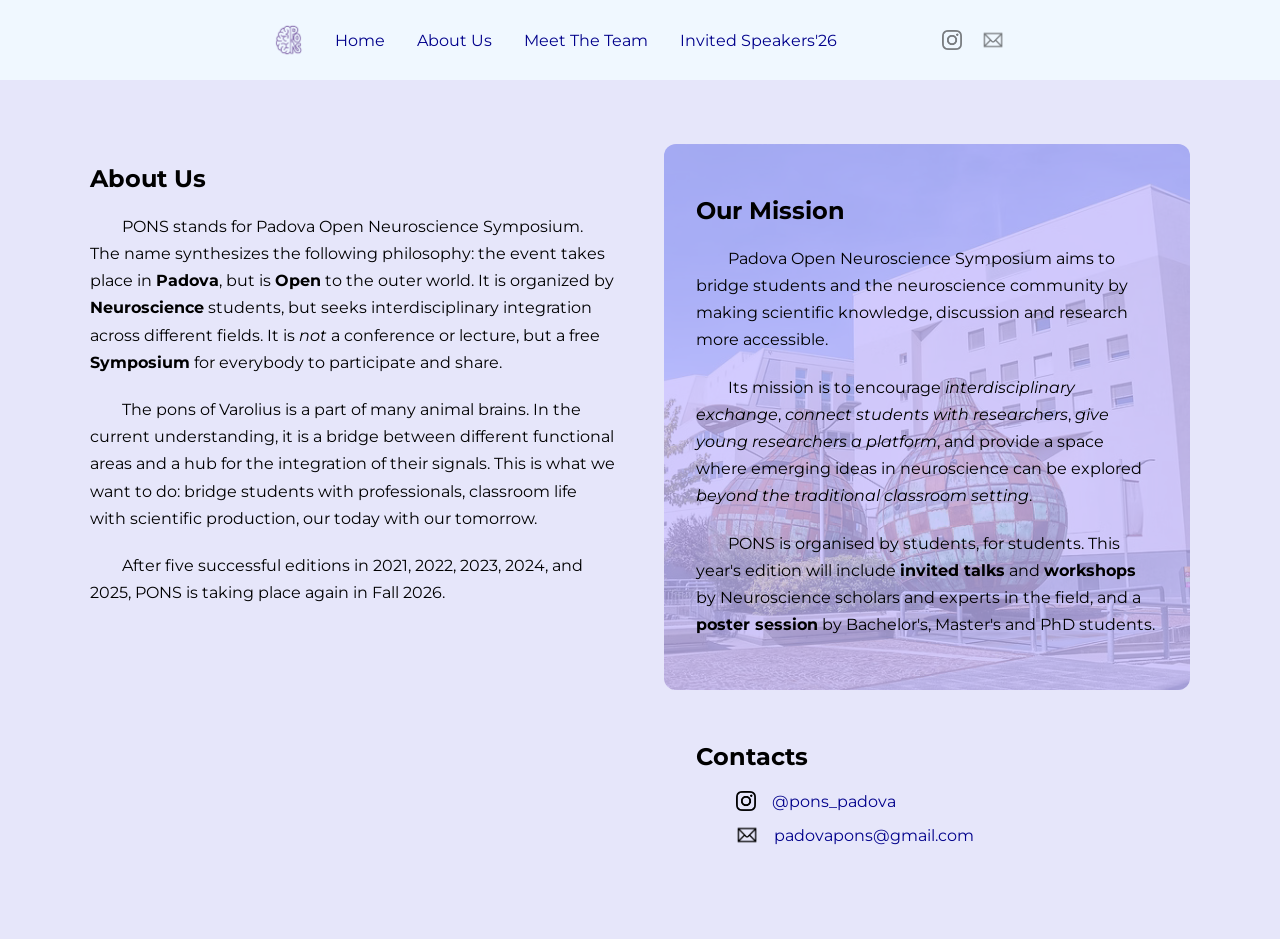
<file: about.html>
<!DOCTYPE html>
<html lang="en">
<head>
	<meta charset="UTF-8">
	<meta name="viewport" content="width=device-width, initial-scale=1.0">
	<link rel="stylesheet" href="css/main.css">
	<link rel="stylesheet" href="css/about.css">
	<title>About Us | PONS Padova</title>
</head>
<body>
	<menu>
		<ul>
			<li class="menu-logo">
				<a href="main.html">
					<img class="hover-reveal" src="images/ponslogotransparent_bare.png" alt="PONS home">
				</a>
			</li>
			<li><a href="main.html">Home</a></li>
			<li><a href="about.html">About Us</a></li>
			<li><a href="team.html">Meet The Team</a></li>
			<li><a href="speakers26.html">Invited Speakers'26</a></li>
			<li>
				<div class="dropdown">
					<a href="more.html">More</a>
					<div class="dropdown-content">
						<ul class="dropdown-list">
							<li><a href="calls.html">Open Calls</a></li>
							<li><a href="pastpons.html">Past Editions</a></li>
							<li><a href="financialstatement.html">Financial Statement</a></li>
						</ul>
					</div>
				</div>
			</li>
			<li class="instagram-logo">
				<a href="https://www.instagram.com/pons_padova/">
					<img class="hover-reveal" src="images/instagram_logo.png" alt="Instagram">
				</a>
			</li>
			<li class="email-logo">
				<a href="mailto:padovapons@gmail.com">
					<img class="hover-reveal" src="images/email.png" alt="Email PONS">
				</a>
			</li>
		</ul>
	</menu>

<main class="page-content">
	<div id="about-us">
		<h2>About Us</h2>
		<p>PONS stands for Padova Open Neuroscience Symposium. 
			The name synthesizes the following philosophy: the event takes place in <strong>Padova</strong>, but is <strong>Open</strong> to the outer world.
			It is organized by <strong>Neuroscience</strong> students, but seeks interdisciplinary integration across different fields. 
				It is <i>not</i> a conference or lecture, but a free <strong>Symposium</strong> for everybody to participate and 
				share.
        </p>

        <p>
            The pons of Varolius is a part of many animal brains. 
            In the current understanding, it is a bridge between different functional areas and a 
            hub for the integration of their signals. This is what we want to do: bridge students with 
            professionals, classroom life with scientific production, our today with our tomorrow.
        </p>

        <p>After five successful editions in 2021, 2022, 2023, 2024, and 2025, PONS is taking place again 
            in Fall 2026.
        </p>
    </div>
	<div class="mission-column">
		<div id="mission">
			<h2>Our Mission</h2>
			<p>Padova Open Neuroscience Symposium aims to bridge students and the neuroscience community by making scientific knowledge, 
				discussion and research more accessible.</p>
			<p>Its mission is to encourage <i>interdisciplinary exchange</i>, <i>connect students with researchers</i>, 
				<i>give young researchers a platform</i>, and provide a space where emerging ideas in neuroscience can be explored <i>beyond 
				the traditional classroom setting</i>.</p>
			<p>PONS is organised by students, for students. This year's edition will include <b>invited talks</b> 
			and <b>workshops</b> by Neuroscience scholars and experts in the field, and a <b>poster session</b> 
			by Bachelor's, Master's and PhD students.</p>
		</div>

		<div id="contacts">
			<h2>Contacts</h2>
			<ul>
				<li><a href="https://www.instagram.com/pons_padova/"><img src="images/instagram_logo.png" alt="Instagram"><span id="instagram-handle">@pons_padova</span></a></li>
				<li><a href="mailto:padovapons@gmail.com"><img src="images/email.png" alt="Email">padovapons@gmail.com</a></li>
			</ul>
		</div>
    </div>



	</main>
</body>
</html>
</file>
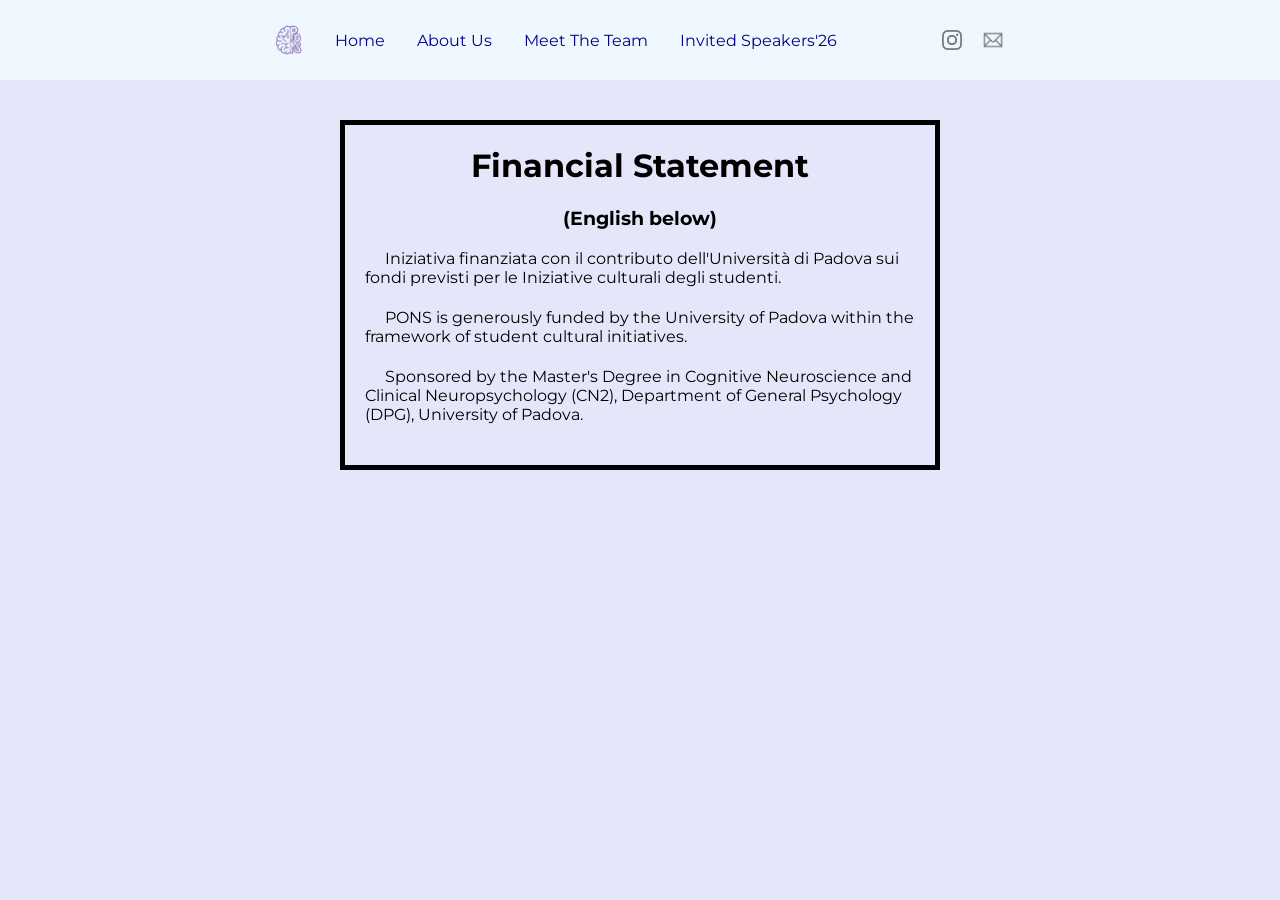
<file: financialstatement.html>
<!DOCTYPE html>
<html lang="en">
<head>
    <meta charset="UTF-8">
    <meta name="viewport" content="width=device-width, initial-scale=1.0">
    <link rel="stylesheet" href="css/main.css">
    <title>Document</title>
    <style>
        p{
            text-indent: 20px;
            padding: 0px 20px 5px 20px;
        }
    </style>
</head>
<body>
        <menu>
        <ul>
            <li class="menu-logo">
                <a href="main.html">
                    <img class="hover-reveal" src="images/ponslogotransparent_bare.png" alt="PONS home">
                </a>
            </li>
            <li><a href="main.html">Home</a></li>
            <li><a href="about.html">About Us</a></li>
            <li><a href="team.html">Meet The Team</a></li>
            <li><a href="speakers26.html">Invited Speakers'26</a></li>
            <li>
                <div class="dropdown">  <a href="more.html">More</a>
                    <div class="dropdown-content">
                       <ul class="dropdown-list">
                            <li> <a href="calls.html">Open Calls</a></li>
                            <li> <a href="pastpons.html">Past Editions</a></li>
                            <li> <a href="financialstatement.html">Financial Statement</a></li>
                        </ul>
                    </div>
                </div>
            </li>
            <li class="instagram-logo">
                <a href="https://www.instagram.com/pons_padova/">
                    <img class="hover-reveal" src="images/instagram_logo.png" alt="Instagram">
                </a>
            </li>
            <li class="email-logo">
                <a href="mailto:padovapons@gmail.com">
                    <img class="hover-reveal" src="images/email.png" alt="Email PONS">
                </a>
            </li>


            
        </ul>

    </menu>

    <main>
        <div style = "width:600px; height: 350px; border: 5px solid black;margin: 40px auto; text-align: left;">
            <h1 style="text-align:center">Financial Statement</h1>
            <h3 style="text-align:center">(English below)</h3>
            <p>Iniziativa finanziata con il contributo dell'Università di Padova sui fondi previsti per le Iniziative culturali degli studenti.
            </p>
            <p>PONS is generously funded by the University of Padova within the framework of student cultural initiatives.
            </p>
            <p>Sponsored by the Master's Degree in Cognitive Neuroscience and Clinical Neuropsychology (CN2), Department of General Psychology (DPG), University of Padova.
            </p>
​


        </div>



    </main>



</body>
</html>
</file>
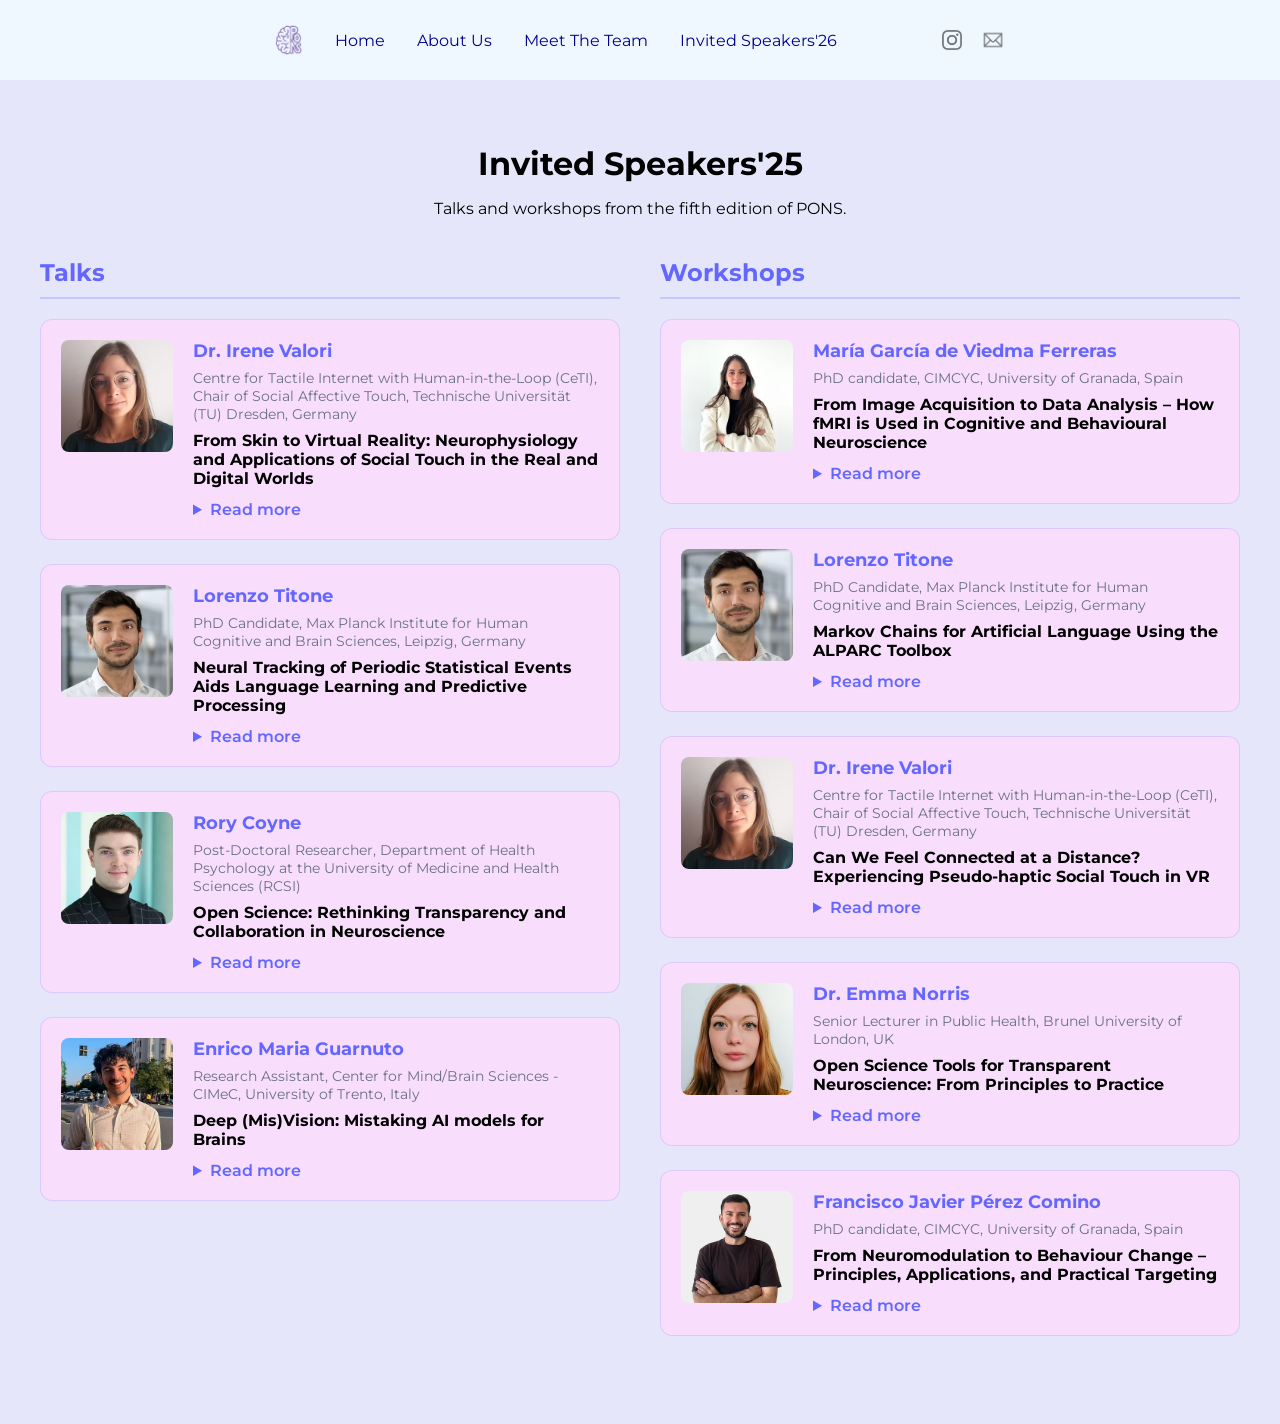
<file: speakers25.html>
<!DOCTYPE html>
<html lang="en">
<head>
    <meta charset="UTF-8">
    <meta name="viewport" content="width=device-width, initial-scale=1.0">
    <link rel="stylesheet" href="css/main.css">
    <link rel="stylesheet" href="css/speakers25.css">
    <title>Invited Speakers'25 | PONS Padova</title>
</head>
<body>
    <menu>
        <ul>
            <li class="menu-logo">
                <a href="main.html">
                    <img class="hover-reveal" src="images/ponslogotransparent_bare.png" alt="PONS home">
                </a>
            </li>
            <li><a href="main.html">Home</a></li>
            <li><a href="about.html">About Us</a></li>
            <li><a href="team.html">Meet The Team</a></li>
            <li><a href="speakers26.html">Invited Speakers'26</a></li>
            <li>
                <div class="dropdown">
                    <a href="more.html">More</a>
                    <div class="dropdown-content">
                        <ul class="dropdown-list">
                            <li><a href="calls.html">Open Calls</a></li>
                            <li><a href="pastpons.html">Past Editions</a></li>
                            <li><a href="financialstatement.html">Financial Statement</a></li>
                        </ul>
                    </div>
                </div>
            </li>
            <li class="instagram-logo">
                <a href="https://www.instagram.com/pons_padova/">
                    <img class="hover-reveal" src="images/instagram_logo.png" alt="Instagram">
                </a>
            </li>
            <li class="email-logo">
                <a href="mailto:padovapons@gmail.com">
                    <img class="hover-reveal" src="images/email.png" alt="Email PONS">
                </a>
            </li>
        </ul>
    </menu>

    <main class="speakers-page">
        <header class="speakers-header">
            <h1>Invited Speakers'25</h1>
            <p>Talks and workshops from the fifth edition of PONS.</p>
        </header>

        <div class="speaker-columns">
            <section class="speaker-column" aria-labelledby="talks-heading">
                <h2 id="talks-heading">Talks</h2>

                <article class="speaker-card">
                    <img class="participant-image" src="images/Irene%20Valori_JPG%20(1).avif" alt="Portrait of Dr. Irene Valori">
                    <div class="participant-details">
                        <h3>Dr. Irene Valori</h3>
                        <p class="participant-position">Centre for Tactile Internet with Human-in-the-Loop (CeTI), 
                            Chair of Social Affective Touch, Technische Universität (TU) Dresden, Germany</p>
                        <h4>From Skin to Virtual Reality: Neurophysiology and Applications of Social Touch in the Real and Digital Worlds​</h4>
                        <details>
                            <summary>Read more</summary>
                            <div class="abstract">
                                <p>Touch is the earliest sense to develop and serves as the most direct means of connecting the bodily self with the external world, including objects and social partners. Skin properties and neurophysiological mechanisms delineate two distinct touch systems: discriminative touch, which processes stimulus features, and affective touch, which is tuned to interoceptive and emotional experiences. In this presentation, I will explore the definitions and neurophysiological underpinnings of social affective touch. I will also review developmental research highlighting the role of social touch from infancy through adulthood, emphasizing its applications in self-regulation and stress management interventions.</p>
                                <p>Furthermore, I will examine the current lack of social touch within technology-mediated interactions and discuss innovative approaches to reintegrate touch into digital communication. This includes an overview of various technical strategies—from haptic devices to pseudohaptic techniques—and presentation of recent data on their physiological effects within Virtual Reality environments. Finally, I will discuss the challenges, opportunities, and future directions for advancing mediated social touch, aiming to enhance emotional connection and well-being in increasingly digital context.</p>
                                <div class="references"><h5>References</h5>
                                    <ol>
                                        <li>Fairhurst, M., & Valori, I. 2023. A functional framework for multisensory and
                                        interactive mediated social touch experiences. In Proceedings of the 2023 ACM International 
                                        Conference on Interactive Media Experiences Workshops (IMXw '23). Association for Computing Machinery, New York, NY, USA, 46–51. https://doi.org/10.1145/3604321.3604349</li>
                                        <li>Desnoyers-Stewart, J., Stepanova, E. R., Liu, P., Kitson, A., Pennefather, P. P., Ryzhov, V., & Riecke, B. E. (2023, April). Embodied telepresent connection (ETC): Exploring virtual social touch through pseudohaptics. In Extended abstracts of the 2023 CHI conference on human factors in computing systems (pp. 1-7).</li>
                                    </ol>
                                
                                </div>
                                
                            </div>
                        </details>
                    </div>
                </article>

                <article class="speaker-card">
                    <img class="participant-image" src="images/Lorenzo-Titone_4th_jpg_%20(1).avif" alt="Portrait of Lorenzo Titone">
                    <div class="participant-details">
                        <h3>Lorenzo Titone</h3>
                        <p class="participant-position">PhD Candidate, Max Planck Institute for Human Cognitive and Brain Sciences, Leipzig, Germany</p>
                        <h4>Neural Tracking of Periodic Statistical Events Aids Language Learning and Predictive Processing</h4>
                        <details>
                            <summary>Read more</summary>
                            <div class="abstract">
                                <p>Our auditory environment is teeming with stimuli unfolding rhythmically over time. Low-frequency brain activity can synchronize to both acoustic and statistical rhythms contained in everyday auditory stimuli, such as speech. Yet, it is unknown how our brains can integrate these two types of information and use it to anticipate the timing and content of forthcoming events. In this talk, I will present two studies on the neural dynamics associated with rhythmic auditory processing. First, I will show results from an MEG study dissociating the neural sources that extract and integrate acoustic and statistical patterns in artificial speech sequences to enable pseudoword learning. Then, I will present new results from an EEG study showing that encoding periodic statistical structures in speech elicits downstream predictions about the timing and content of upcoming targets. Interestingly, we find that “when” and “what” predictions interact, pointing to their interdependence. These studies help to characterize the brain networks involved in tracking and integrating multiple types of rhythmic information structures, leading to behavioral learning, and to predictive brain dynamics that facilitate processing of expected targets at expected moments in time.</p>
                            </div>
                        </details>
                    </div>
                </article>

                <article class="speaker-card">
                    <img class="participant-image" src="images/Rory_2nd%20_edited.avif" alt="Portrait of Rory Coyne">
                    <div class="participant-details">
                        <h3>Rory Coyne</h3>
                        <p class="participant-position">Post-Doctoral Researcher, Department of Health Psychology at the University of Medicine and Health Sciences (RCSI)</p>
                        <h4>Open Science: Rethinking Transparency and Collaboration in Neuroscience​</h4>
                        <details>
                            <summary>Read more</summary>
                            <div class="abstract">
                                <p>Maximising the societal impact of scientific research requires effective co-production between researchers and knowledge users. However, transparency and collaboration in science are often stymied by paywalled resources, fragmented data sharing infrastructures, and misaligned reward systems. Moreover, conducting research in a “publish or perish” landscape fuels the proliferation of questionable research practices. This talk will provide an introduction to Open Science as a tool for promoting shared infrastructure, transparent pipelines and democratised knowledge. The talk will also examine how Open Science challenges traditional incentive structures within academic science, as well as the benchmarks for credible research conduct. In order to realise the potential of Open Science, we must look beyond simply “sharing more” and instead ask ourselves how the architecture of scientific collaboration must change. Failing to do risks perpetuating the very hierarchies that Open Science seeks to dismantle..</p>
                            </div>
                        </details>
                    </div>
                </article>

                <article class="speaker-card">
                    <img class="participant-image" src="images/Enrico_3rd.avif" alt="Portrait of Enrico Maria Guarnuto">
                    <div class="participant-details">
                        <h3>Enrico Maria Guarnuto​</h3>
                        <p class="participant-position">Research Assistant, Center for Mind/Brain Sciences - CIMeC, University of Trento, Italy</p>
                        <h4>Deep (Mis)Vision: Mistaking AI models for Brains</h4>
                        <details>
                            <summary>Read more</summary>
                            <div class="abstract">
                                <p>Deep Neural Networks (DNNs) completely revolutionized the field of computer vision, and they are considered the state-of-the-art models for biological vision. Their behavioral resemblance to humans in object recognition tasks, however, risks being misinterpreted as theoretical adequacy. As Marr’s levels of analysis remind us, there is a critical difference between a system that functions and one that is understood. In this context, DNNs may represent a modern instance of a familiar epistemic error: confusing a system that works with one we actually understand.</p>
                                <p>Collecting data from psychophysics, neuroimaging, and computational modelling, it is possible to highlight the ways DNNs resemble and differ from human visual behavior. Even though some networks replicate the ventral visual cortex's representational architecture and perform recognition tasks with similar accuracy, their internal computations remain opaque, insensitive to behavioral goals, and fragile to perturbations. Given these assumptions, statistical optimization, not mechanical explanation, is the best candidate for their success.</p>
                                <p>By combining theoretical and behavioral viewpoints, it can be argued that in order for models of vision to be effective, they must first describe why perceptual systems accomplish specific tasks rather than just how they convert inputs into outputs. Although DNNs are very useful for generating hypotheses and conducting exploratory research, they should not be confused with models of human vision. Recognizing this distinction allows us to re-center behavioral analysis as the foundation for linking neural and computational levels.</p>
                                <p>Deep (Mis)Vision thus highlights a growing methodological bias: the temptation to treat deep learning’s performance as evidence of deep understanding.</p>
                            </div>
                        </details>
                    </div>
                </article>
            </section>

            <section class="speaker-column" aria-labelledby="workshops-heading">
                <h2 id="workshops-heading">Workshops</h2>

                <article class="speaker-card">
                    <img class="participant-image" src="images/Maria_workshop_edited.avif" alt="Portrait of Maria Garcia de Viedma Ferreras">
                    <div class="participant-details">
                        <h3>María García de Viedma Ferreras</h3>
                        <p class="participant-position">PhD candidate, CIMCYC, University of Granada, Spain</p>
                        <h4>From Image Acquisition to Data Analysis – How fMRI is Used in Cognitive and Behavioural Neuroscience</h4>
                        <details>
                            <summary>Read more</summary>
                            <div class="abstract">
                                <p>This workshop will provide an overview of how functional magnetic resonance
imaging (fMRI) is used in cognitive and behavioural neuroscience, covering the
process from image acquisition to data analysis. We will first explore the types
of research questions and experimental tasks that can be conducted inside the
scanner, and the different MRI data outputs typically obtained: structural,
diffusion-weighted (DTI), functional (task-based or resting-state), and multivoxel
pattern data.</p>
                                <p>The session will then introduce the fundamental requirements for fMRI analysis,
such as data organization in BIDS format and the use of behavioural timing
information (onsets and durations) that describe what happens at each moment
of the experiment. Building on this, participants will gain a theoretical
understanding of what neuroimaging preprocessing involves (e.g., realignment,
normalization, smoothing) and the logic behind first- and second-level analyses,
without going into computational detail.</p>
                                <p>We will conclude with a short hands-on activity with the behavioral timing
information of a specific task performed under the fMRI. If time and software
availability allow, we will also use a preprocessed white matter dataset, where
participants will visualize and extract tractography data with TrackVis (if installed
on their computers).</p>
                                </details>
                    </div>
                </article>

                <article class="speaker-card">
                    <img class="participant-image" src="images/Lorenzo-Titone_4th_jpg_.avif" alt="Portrait of Lorenzo Titone">
                    <div class="participant-details">
                        <h3>Lorenzo Titone</h3>
                        <p class="participant-position">PhD Candidate, Max Planck Institute for Human Cognitive and Brain Sciences, Leipzig, Germany</p>
                        <h4>Markov Chains for Artificial Language Using the ALPARC Toolbox</h4>
                        <details>
                            <summary>Read more</summary>
                            <div class="abstract">
                                <p>Artificial languages are often employed to study how humans can extract statistical regularities from speech to learn a new vocabulary. Statistical learning of transitional probabilities between syllables is a key factor for language acquisition. However, several other types of speech patterns can cue the learning of an artificial language. To control acoustic, phonological, linguistic, and statistical patterns during the learning of an artificial language, we developed an open-source toolbox: ALPARC. In this workshop, we will learn how to use ALPARC to generate artificial languages for linguistic statistical learning studies. In particular, we will focus on applying and developing a deterministic approach for constructing Markov chains as sequences of abstract tokens with stationary transitional probability distributions, to be used in any statistical learning design</p>
                        </details>
                    </div>
                </article>

                <article class="speaker-card">
                    <img class="participant-image" src="images/Irene%20Valori_JPG.avif" alt="Portrait of Dr. Irene Valori">
                    <div class="participant-details">
                        <h3>Dr. Irene Valori</h3>
                        <p class="participant-position">Centre for Tactile Internet with Human-in-the-Loop (CeTI), Chair of Social Affective Touch, Technische Universität (TU) Dresden, Germany</p>
                        <h4>Can We Feel Connected at a Distance? Experiencing Pseudo-haptic Social Touch in VR</h4>
                        <details>
                            <summary>Read more</summary>
                            <div class="abstract">
                                <p>Social touch is fundamental to fostering human connection, intimacy and well-being. Yet, with increasing social interactions occurring at a distance, new approaches are needed to bridge the physical gap (Fairhurst & Valori, 2023). Embodied Telepresent Connection (ETC) is a VR experience where participants embody light particle avatars and interact through pseudo-haptics: visual and auditory cues to proximity and touch designed to create an illusionary feeling of co-presence and bodily contact (Desnoyers-Stewart et al., 2023). For instance, particles get warmer in color as users get closer and, when they touch, fireworks are emitted from the location of touch. This multisensory approach creates illusions of social touch, overcoming the technical hurdles of bringing haptics into extended reality and remote social exchanges. Rather than simply replicating the haptic sensation of physical contact, the ETC creates new forms of digital tactile communication.</p>
                                <p>During this workshop, attendees will be immersed in the ETC with or without pseudo-haptics. They will experience the ETC in solo-mode, interacting with a mirror of their own body, as well as in a dual-user, social mode. Participants will interact with a friend or will be paired with a stranger to explore this new social touch experience. We will discuss attendees’ experience together, and I will present preliminary data of ongoing research projects based on the ETC. Results suggest that the experience with pseudo-haptics increases self-reports of body ownership, sense of agency, engagement and co-presence. At the physiological level, pseudohaptic touch decreases heart rate, increases heart rate variability, and reduces stress.</p>                                
                                <div class="references"><h5>References</h5>
                                    <ol>
                                        <li>Fairhurst, M., & Valori, I. 2023. A functional framework for multisensory and
                                        interactive mediated social touch experiences. In Proceedings of the 2023 ACM International 
                                        Conference on Interactive Media Experiences Workshops (IMXw '23). Association for Computing Machinery, New York, NY, USA, 46–51. https://doi.org/10.1145/3604321.3604349</li>
                                        <li>Desnoyers-Stewart, J., Stepanova, E. R., Liu, P., Kitson, A., Pennefather, P. P., Ryzhov, V., & Riecke, B. E. (2023, April). Embodied telepresent connection (ETC): Exploring virtual social touch through pseudohaptics. In Extended abstracts of the 2023 CHI conference on human factors in computing systems (pp. 1-7).</li>
                                    </ol>
                                
                                </div>
                                
                                
                                
                                
                        </details>
                    </div>
                </article>

                <article class="speaker-card">
                    <img class="participant-image" src="images/photo_edited.avif" alt="Portrait of Dr. Emma Norris">
                    <div class="participant-details">
                        <h3>Dr. Emma Norris</h3>
                        <p class="participant-position">Senior Lecturer in Public Health, Brunel University of London, UK</p>
                        <h4>Open Science Tools for Transparent Neuroscience: From Principles to Practice</h4>
                        <details>
                            <summary>Read more</summary>
                            <div class="abstract">
                                <p>
                                    Transparency and reproducibility are increasingly recognized as essential pillars of rigorous neuroscience. Yet, many early career researchers and students face practical challenges when implementing open science practices in their everyday research. This two-hour hands-on workshop is designed for early career researchers and students who want to build a strong foundation in transparent and reproducible neuroscience. The session introduces key principles of open science, with a focus on preregistration using the Open Science Framework (OSF).

                                </p>
                                <p>Participants will learn how preregistration enhances research credibility by distinguishing hypothesis-driven analyses from exploratory work, reducing researcher degrees of freedom, and promoting cumulative, trustworthy science. Attendees will be introduced to OSF and explore how preregistration templates can be used to document hypotheses, methods, and planned analyses before data collection. The workshop will also highlight how preregistration integrates with other open practices such as data sharing, version control, and preprints.</p>
                                <p>By the end of this session, participants will be able to design and submit a preregistration for their own research using OSF templates and identify community resources to support continued adoption of open science. A shared OSF folder containing all workshop materials, templates, and additional resources will be made available for participants to access after the session for ongoing learning and reference.</p>
                                <p>The workshop will be delivered by Dr Emma Norris (Brunel University of London), a Senior Lecturer in Public Health, behaviour change researcher and Co-Chair of the European Health Psychology Society’s Open Science Special Interest Group.</p>                                
                                
                                
                                </details>
                    </div>
                </article>

                <article class="speaker-card">
                    <img class="participant-image" src="images/francisco-workshop1%20_edited.avif" alt="Portrait of Francisco Javier Perez Comino">
                    <div class="participant-details">
                        <h3>Francisco Javier Pérez Comino</h3>
                        <p class="participant-position">PhD candidate, CIMCYC, University of Granada, Spain</p>
                        <h4>From Neuromodulation to Behaviour Change – Principles, Applications, and Practical Targeting</h4>
                        <details>
                            <summary>Read more</summary>
                            <div class="abstract">
                                <p>This workshop introduces students to the fundamentals of neuromodulation and its
translational potential in behavioral and cognitive neuroscience. The session will
first cover the mechanisms and main components of transcranial magnetic
stimulation (TMS) technique, with a focus on how it can modulate neural activity and
influence behavior. We will then discuss how neuromodulation can be integrated
with cognitive or behavioral training to design multimodal interventions aimed at
promoting behavioral change.</p>
                                <p>In the hands-on session, participants will learn how to identify and localize cortical
targets using the 10–20 EEG system, practicing the anatomical mapping of specific
brain areas. If time and software availability allow, we will also illustrate the use
of Brainsight neuronavigation software (subject to availability in the computer lab)
to demonstrate how to reconstruct individual brain anatomy from T1-weighted MRI
images and how to define MNI coordinates for stimulation targets.</p>
                                <p>Materials required for the practical session: EEG cap (10–20 system) or any other
similar cap, measuring tape.</p>
                                
                        </details>
                    </div>
                </article>
            </section>
        </div>
    </main>
</body>
</html>
</file>
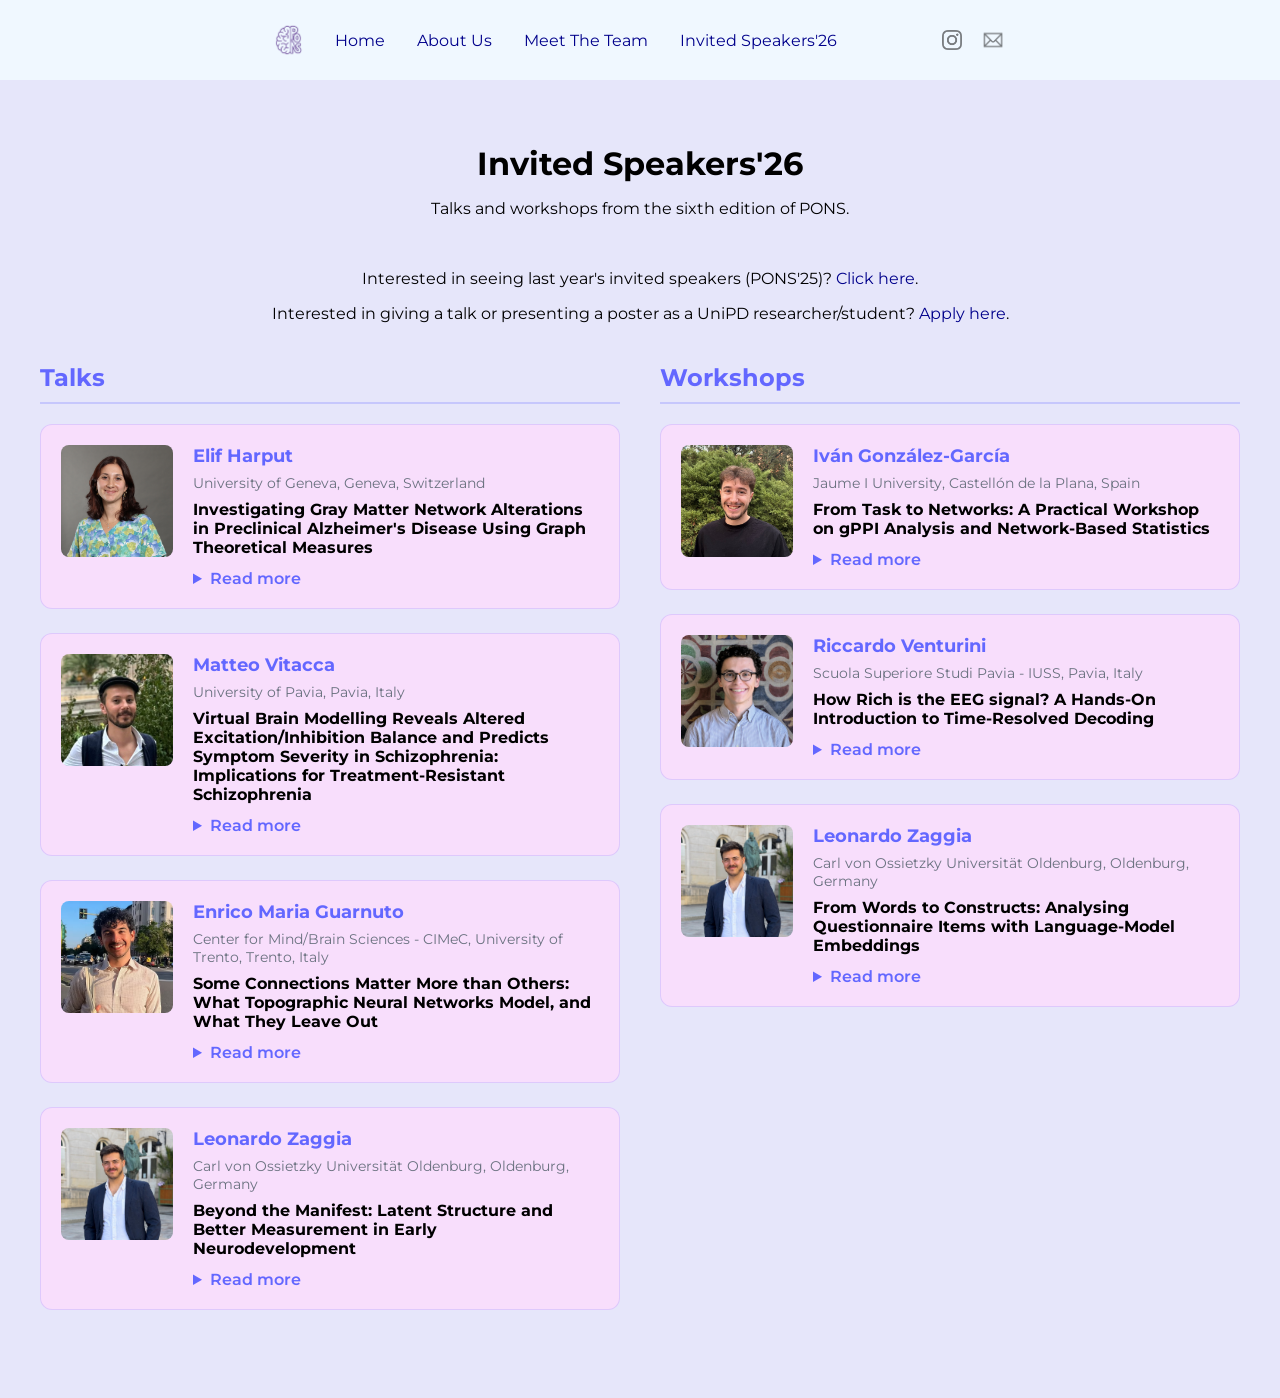
<file: speakers26.html>
<!DOCTYPE html>
<html lang="en">
<head>
    <meta charset="UTF-8">
    <meta name="viewport" content="width=device-width, initial-scale=1.0">
        <link rel="stylesheet" href="css/main.css">
        <link rel="stylesheet" href="css/speakers26.css">
    <title>Invited Speakers'26 | PONS Padova</title>
</head>
<body>
     <menu>
        <ul>
            <li class="menu-logo">
                <a href="main.html">
                    <img class="hover-reveal" src="images/ponslogotransparent_bare.png" alt="PONS home">
                </a>
            </li>
            <li><a href="main.html">Home</a></li>
            <li><a href="about.html">About Us</a></li>
            <li><a href="team.html">Meet The Team</a></li>
            <li><a href="speakers26.html">Invited Speakers'26</a></li>
            <li>
                <div class="dropdown">  <a href="more.html">More</a>
                    <div class="dropdown-content">
                       <ul class="dropdown-list">
                            <li> <a href="calls.html">Open Calls</a></li>
                            <li> <a href="pastpons.html">Past Editions</a></li>
                            <li> <a href="financialstatement.html">Financial Statement</a></li>
                        </ul>
                    </div>
                </div>
            </li>
            <li class="instagram-logo">
                <a href="https://www.instagram.com/pons_padova/">
                    <img class="hover-reveal" src="images/instagram_logo.png" alt="Instagram">
                </a>
            </li>
            <li class="email-logo">
                <a href="mailto:padovapons@gmail.com">
                    <img class="hover-reveal" src="images/email.png" alt="Email PONS">
                </a>
            </li>


            
        </ul>
    </menu>

        <main class="speakers-page">
        <header class="speakers-header">
            <h1>Invited Speakers'26</h1>
            <p>Talks and workshops from the sixth edition of PONS.</p>
            <br>
            <p>Interested in seeing last year's invited speakers (PONS'25)? <a href="speakers25.html">Click here</a>.</p>
            <p>Interested in giving a talk or presenting a poster as a UniPD researcher/student? <a href="https://docs.google.com/forms/d/e/1FAIpQLSfXcv8-CVNYDoWfYpVKy6XNqrdBOpPL418GtLot7qsLhHJ_FA/viewform">Apply here</a>.</p>

        </header>

        <div class="speaker-columns">
            <section class="speaker-column" aria-labelledby="talks-heading">
                <h2 id="talks-heading">Talks</h2>

                <article class="speaker-card">
                    <img class="participant-image" src="images/elifharput.jpeg" alt="Portrait of Elif Harput">
                    <div class="participant-details">
                        <h3>Elif Harput</h3>
                        <p class="participant-position">University of Geneva, Geneva, Switzerland</p>
                        <h4>Investigating Gray Matter Network Alterations in Preclinical Alzheimer's Disease Using Graph Theoretical Measures​</h4>
                        <details>
                            <summary>Read more</summary>
                            <div class="abstract">
                             <p>Alzheimer’s disease (AD) is the leading cause of dementia and represents a growing healthcare 
                                 challenge with the increasing aging population. Pathological changes in the brain begin years before the onset 
                                 of clinical symptoms and are characterized by accumulation of amyloid-beta (Aβ) plaques and neurofibrillary 
                                 tau tangles follow by neuronal and synaptic degeneration. Alterations in gray matter networks have also been 
                                 observed during the early stages of the disease and possibly associated with amyloid-beta deposition and tau pathology.</p>      
                            <p>In this study, we investigated the relationship between alterations in gray matter network organization and 
                                AD-specific biomarkers in a preclinical AD cohort using graph theoretical measures.</p>
                            </div>
                        </details>
                    </div>
                </article>

                <article class="speaker-card">
                    <img class="participant-image" src="images/matteovitacca.jpg" alt="Portrait of Matteo Vitacca">
                    <div class="participant-details">
                        <h3>Matteo Vitacca</h3>
                        <p class="participant-position">University of Pavia, Pavia, Italy</p>
                        <h4>Virtual Brain Modelling Reveals Altered Excitation/Inhibition Balance and 
                            Predicts Symptom Severity in Schizophrenia: Implications for Treatment-Resistant Schizophrenia</h4>
                        <details>
                            <summary>Read more</summary>
                            <div class="abstract">
                            <p>Schizophrenia (SZ) is a heterogeneous disorder characterized by positive, negative, cognitive and 
                                disorganisation symptoms, with distinct clinical subtypes and poorly understood aetiology. 
                                Traditionally, SZ has been ascribed to dopaminergic alterations, although accumulating evidence 
                                points to altered large-scale brain connectivity and dysregulation of glutamatergic and GABAergic 
                                transmission leading to disruption of excitation/inhibition (E/I) balance.</p>
                            <p>
                                While quantifying these alterations would help clarify the neurophysiological basis of SZ and guide therapy, 
                                their identification in patients remains impractical. This is particularly relevant for treatment-resistant SZ (TRS), 
                                which affects a substantial proportion of patients and whose pathophysiology remains unclear.
                            </p> 
                            <p>
                                Using virtual brain modeling, we simulated large-scale brain dynamics from (f)MRI data in 43 healthy controls (HC) and 
                                33 medicated patients with chronic SZ , stratified into TRS and NON-TRS subgroups according to standardised criteria. 
                                We used the Wong-Wang neural mass model to derive four biophysically interpretable network parameters reflecting 
                                GABAergic and NMDA receptor-mediated glutamatergic transmission: global coupling (G), local inhibitory coupling (Ji), 
                                local excitatory coupling (JNMDA), and recurrent excitation (w+). 
                                We performed simulations both in the whole-brain and in resting-state networks (RSNs). 
                                Model parameters were compared between groups and tested against positive, negative, disorganisation and 
                                general symptoms severity as measured by the Positive and Negative Syndrome Scale (PANSS).
                            </p>
                            <p>Compared to NON-TRS (n=17; age 39.2 years; 8F/9M), TRS (n=16; age 37.4 years; in 3F/13M) showed 
                                increased JNMDA (p = .043) and no no w+ (p = .048) at the whole-brain level, increased JNMDA (p = .017) and 
                                G (p = .025) in the dorsal attention network, lower G (p = .047) in the limbic network and increased 
                                w+ in the visual network. Across the clinical sample, Ji in the default mode network predicted negative 
                                symptom severity (R2 = 0.35, p = .001) while JNMDA in the limbic network and ventral attention 
                                network predicted total PANSS scores (R² = .37; p = .0006) and disorganisation severity (R² = .49; p < .0001).</p> 
                            <p>
                                These findings suggest that TRS is characterized by network-specific alterations in E/I balance, and 
                                support the use of subject-specific multiscale modelling to identify candidate biomarkers of symptom dimensions.
                            </p>
                            </div>
                        </details>
                    </div>
                </article>

                <article class="speaker-card">
                    <img class="participant-image" src="images/Enrico_3rd.avif" alt="Portrait of Enrico Maria Guarnuto">
                    <div class="participant-details">
                        <h3>Enrico Maria Guarnuto​</h3>
                        <p class="participant-position">Center for Mind/Brain Sciences - CIMeC, University of Trento, Trento, Italy</p>
                        <h4>Some Connections Matter More than Others: What Topographic Neural Networks Model, and What They Leave Out</h4>
                        <details>
                            <summary>Read more</summary>
                            <div class="abstract">
                            <p>Category-selective regions have shaped decades of thinking about the visual brain, yet the rules 
                                governing their spatial arrangement have stayed elusive. A new generation of topographic neural 
                                networks offers a bold answer: cortical organization emerges when a model is pushed to keep its connections short, 
                                not just to perform well. Trained this way, these networks spontaneously develop map-like structures that echo real 
                                visual cortex, orientation maps, category-selective patches, the works. But look closer at what kind of connections 
                                these models actually have, and the picture gets more complicated. Some wiring is modeled; other kinds, lateral, 
                                recurrent, cross-area, are simply assumed away.</p>
                            <p>This lecture uses topographic neural networks as a case study to ask a broader question:
                                when we explain brain organization through connections, which connections are we really talking about, 
                                and which ones are we quietly leaving out?</p>
                            </div>
                        </details>
                    </div>
                </article>

                  <article class="speaker-card">
                    <img class="participant-image" src="images/leonardozaggia.jpeg" alt="Portrait of Leonardo Zaggia">
                    <div class="participant-details">
                        <h3>Leonardo Zaggia​</h3>
                        <p class="participant-position">Carl von Ossietzky Universität Oldenburg, Oldenburg, Germany</p>
                        <h4>Beyond the Manifest: Latent Structure and Better Measurement in Early Neurodevelopment</h4>
                        <details>
                            <summary>Read more</summary>
                            <div class="abstract">
                            <p>The data we collect on the developing brain is richer than the numbers we usually extract from it. 
                                Functional connectivity is compressed into static whole-brain graph metrics; infant cognition is compressed 
                                into a composite score.</p>
                            <p>
                                In this talk I will argue that the interesting structure is latent rather than manifest, and present three 
                                approaches to reach it: two that recover hidden structure from existing data, and one that redesigns measurement itself.
                            </p>    
                            <p>
                                First, on the brain side, I will present an application of Nested Spectral Partitioning to resting-state fMRI of preterm and 
                                full-term neonates from the developing Human Connectome Project. NSP describes the connectome as a nested hierarchy 
                                of modules and tracks how the brain moves between globally integrated and locally segregated states over time. 
                                Preterm neonates show a shifted balance and altered dynamics relative to term-born infants, differences that 
                                static metrics miss or misattribute.
                            </p>
                            <p>
                                Second, on the behavioural side, I will show how language-model embeddings of item text, anchored to an expert taxonomy, 
                                decompose the Bayley-III cognition composite into working memory, goal-directed problem solving and flexibility/shift, 
                                revealing domain-specific associations with perinatal risk and later behaviour that the single score attenuates or masks.
                            </p> 
                            <p>
                                Finally, I will present an ongoing fNIRS study that moves beyond both resting-state recordings and examiner-scored 
                                behavioural tests: an eye-tracking controlled McGurk paradigm measuring audiovisual integration in six-month-old preterm 
                                and full-term infants, where gaze itself serves as an objective behavioural biomarker alongside cortical responses to 
                                congruent and incongruent speech. 
                            </p>
                            <p>
                                Together, these projects illustrate how modern computational and measurement approaches 
                                let us extract more developmental signal from infant data, manifest and latent alike.
                            </p>
                            </div>
                        </details>
                    </div>
                </article>


                
            </section>





            
            <section class="speaker-column" aria-labelledby="workshops-heading">
                <h2 id="workshops-heading">Workshops</h2>

                <article class="speaker-card">
                    <img class="participant-image" src="images/ivangonzalezgarcia.jpeg" alt="Portrait of Iván González-García">
                    <div class="participant-details">
                        <h3>Iván González-García</h3>
                        <p class="participant-position">Jaume I University, Castellón de la Plana, Spain</p>
                        <h4>From Task to Networks: A Practical Workshop on gPPI Analysis and Network-Based Statistics</h4>
                        <details>
                            <summary>Read more</summary>
                            <div class="abstract">
                                <p>Generalized Psychophysiological Interaction (gPPI) analysis is a framework for investigating 
                                    task-dependent changes in functional connectivity (FC) between pairs of brain regions. 
                                    In this workshop, participants will learn how to implement a complete gPPI analysis using task-related fMRI data, 
                                    from data extraction and model specification to statistical analysis and visualization. 
                                    Specifically, we will cover the construction of psychological, physiological, and interaction regressors, as well as 
                                    the parameters required for a gPPI analysis. We will then compute FC matrices and explore different approaches to 
                                    statistical inference and multiple-comparison correction, including False Discovery Rate (FDR) correction and 
                                    parametric Network-Based Statistics (NBS).</p>
                            <p>Along the way, we will discuss key concepts related to FC analysis, including weighted vs. unweighted networks, 
                                directed vs. undirected FC, and regression- vs. correlation-based approaches to FC. We will also become familiar 
                                with commonly used network file formats and gain an overview of other relevant software tools for FC analysis and 
                                visualization.</p>
                            <p>No advanced programming experience is required, as participants will be provided with the necessary scripts and programming 
                                tools to perform the analyses, together with guidance to understand the main steps of the code and adapt it to their own 
                                research interests.</p>
                        </details>
                    </div>
                </article>

                <article class="speaker-card">
                    <img class="participant-image" src="images/riccardoventurini.png" alt="Portrait of Riccardo Venturini">
                    <div class="participant-details">
                        <h3>Riccardo Venturini</h3>
                        <p class="participant-position">Scuola Superiore Studi Pavia - IUSS, Pavia, Italy</p>
                        <h4>How Rich is the EEG signal? A Hands-On Introduction to Time-Resolved Decoding</h4>
                        <details>
                            <summary>Read more</summary>
                            <div class="abstract">
                            <p>What can we learn from brain activity beyond asking whether two experimental conditions differ? 
                                Modern predictive modelling offers a way to turn this question around: given a complex pattern of neural activity, 
                                can we recover the information being processed and track how that information changes from millisecond to millisecond?</p> 
                            <p>In this proof-of-concept workshop, participants will be introduced to time-resolved decoding of EEG data through 
                                a concrete example from naturalistic language comprehension. Rather than relying on isolated stimuli and tightly controlled 
                                contrasts, we will work with EEG recorded while participants listened to continuous speech and with multiple properties 
                                annotated for every word. This provides a realistic methodological challenge: neural data are high-dimensional and noisy, 
                                while features of natural stimuli are often strongly correlated. Starting from the intuition behind encoding and decoding models, 
                                we will build a time-resolved predictive analysis and introduce back-to-back regression, a two-stage approach designed to 
                                combine the sensitivity of multivariate decoding with greater specificity about the contribution of correlated predictors. 
                                Participants will then apply these ideas in a hands-on session using real code and data, moving from neural signals and 
                                stimulus features to interpretable temporal decoding profiles. </p>
                        </details>
                    </div>
                </article>

                <article class="speaker-card">
                    <img class="participant-image" src="images/leonardozaggia.jpeg" alt="Portrait of Leonardo Zaggia">
                    <div class="participant-details">
                        <h3>Leonardo Zaggia</h3>
                        <p class="participant-position">Carl von Ossietzky Universität Oldenburg, Oldenburg, Germany</p>
                        <h4>From Words to Constructs: Analysing Questionnaire Items with Language-Model Embeddings</h4>
                        <details>
                            <summary>Read more</summary>
                            <div class="abstract">
                                <p>Psychological and neurodevelopmental tests are made of language: every item is a piece of text carrying
                                    assumptions about what it measures. Sentence-embedding models make this text computationally tractable 
                                    by mapping items into a vector space where geometric proximity corresponds to semantic similarity. 
                                    This opens a new, sample-independent window on old psychometric questions: Which items belong together? 
                                    Do test constructs match their semantic structure? Where do two editions of a test diverge?</p>
                                <p>In this hands-on seminar, participants will build a complete embedding pipeline in Python using open-source tools 
                                    and openly accessible items from psychological testing. Starting from raw item text, we will extract embeddings, 
                                    compute pairwise similarities, compare them with the observed correlations between participants' responses, 
                                    visualize the item space in two dimensions, and attempt to recover the test's construct structure without 
                                    any response data, discussing where and why this fails. I will close by showing how this pipeline scales 
                                    to a real application: decomposing the cognition scale of the Bayley-III, a widely used infant development test, 
                                    into distinct cognitive domains.</p>
                                <p>No prior experience with language models is required; basic familiarity with Python is helpful. 
                                    The session runs entirely in Google Colab, so no installation is needed. 
                                    All materials will be openly available after the seminar.</p>

                        </details>
                    </div>
                </article>              
            </section>
        </div>
    </main>
</body>
</html>


</body>
</html>
</file>
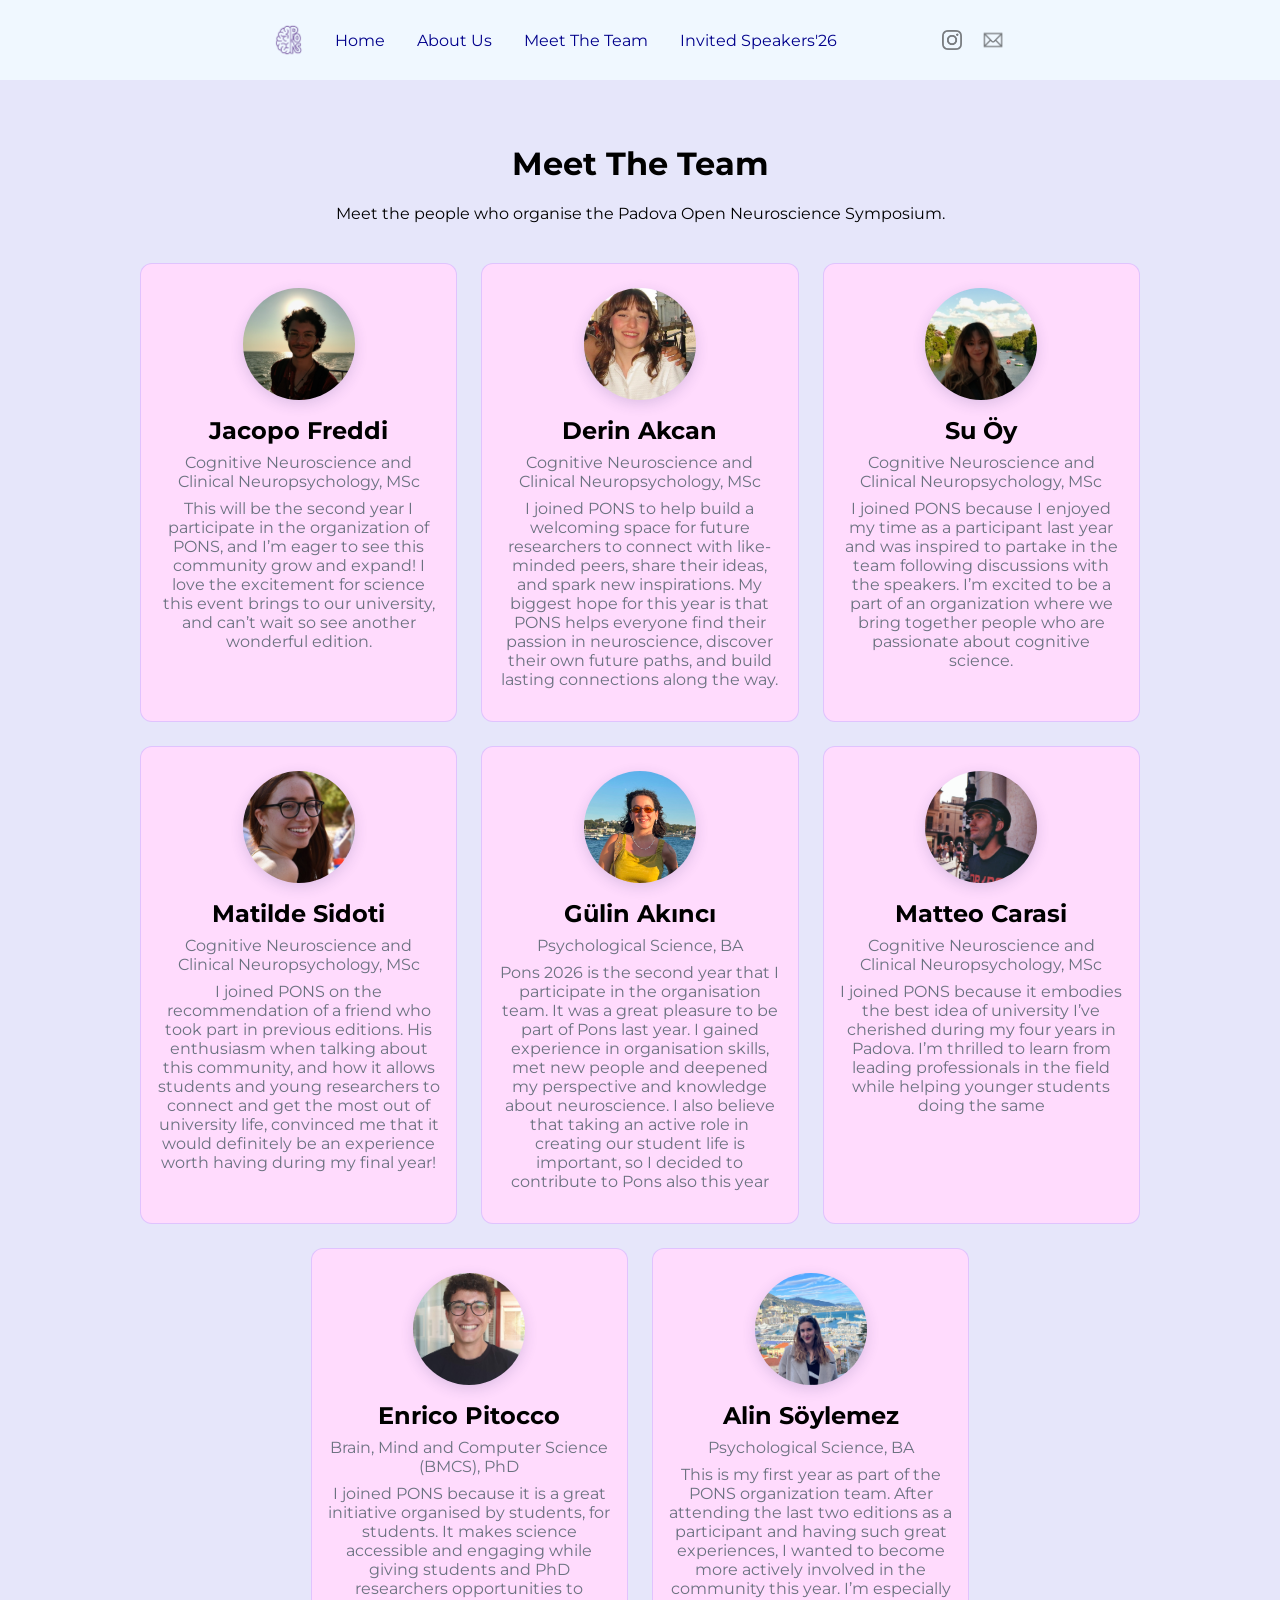
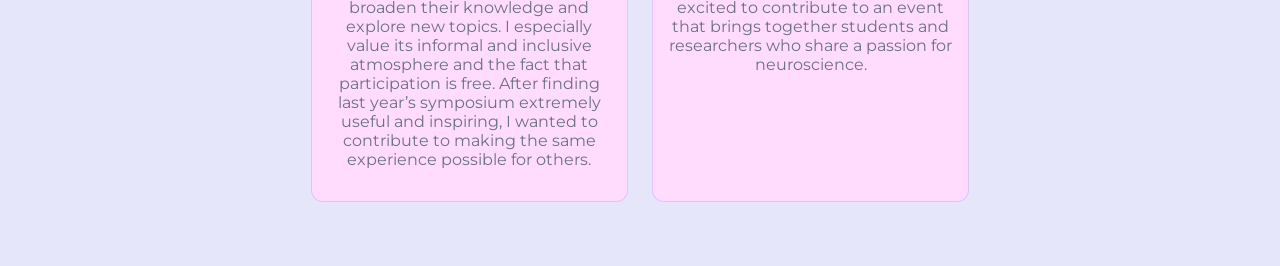
<file: team.html>
<!DOCTYPE html>
<html lang="en">
<head>
    <meta charset="UTF-8">
    <meta name="viewport" content="width=device-width, initial-scale=1.0">
        <link rel="stylesheet" href="css/main.css">
        <link rel="stylesheet" href="css/team.css">
    <title>Meet The Team | PONS Padova</title>
</head>
<body>
    <menu>
        <ul>
            <li class="menu-logo">
                <a href="main.html">
                    <img class="hover-reveal" src="images/ponslogotransparent_bare.png" alt="PONS home">
                </a>
            </li>
            <li><a href="main.html">Home</a></li>
            <li><a href="about.html">About Us</a></li>
            <li><a href="team.html">Meet The Team</a></li>
            <li><a href="speakers26.html">Invited Speakers'26</a></li>
            <li>
                <div class="dropdown">
                    <a href="more.html">More</a>
                    <div class="dropdown-content">
                        <ul class="dropdown-list">
                            <li><a href="calls.html">Open Calls</a></li>
                            <li><a href="pastpons.html">Past Editions</a></li>
                            <li><a href="financialstatement.html">Financial Statement</a></li>
                        </ul>
                    </div>
                </div>
            </li>
            <li class="instagram-logo">
                <a href="https://www.instagram.com/pons_padova/">
                    <img class="hover-reveal" src="images/instagram_logo.png" alt="Instagram">
                </a>
            </li>
            <li class="email-logo">
                <a href="mailto:padovapons@gmail.com">
                    <img class="hover-reveal" src="images/email.png" alt="Email PONS">
                </a>
            </li>
        </ul>
    </menu>

    <main class="team-content">
        <h1>Meet The Team</h1>
        <p>Meet the people who organise the Padova Open Neuroscience Symposium.</p>

        <section class="team-grid" aria-label="PONS team members">
            <article class="team-card">
                <img class="team-avatar" src="images/freddi.jpeg" alt="Photo of Jacopo Freddi" loading="lazy" decoding="async">
                <h2>Jacopo Freddi</h2>
                <p>Cognitive Neuroscience and Clinical Neuropsychology, MSc</p>
                <p>This will be the second year I participate in the organization of PONS, and 
                    I’m eager to see this community grow and expand! I love the excitement for science 
                    this event brings to our university, and can’t wait so see another wonderful edition.
</p>
            </article>

         <article class="team-card">
                <img class="team-avatar" src="images/akcan.PNG" alt="Photo of Derin Akcan" loading="lazy" decoding="async">
                <h2>Derin Akcan</h2>
                <p>Cognitive Neuroscience and Clinical Neuropsychology, MSc</p>
                <p>I joined PONS to help build a welcoming space for future researchers to connect with like-minded peers, share their ideas, and spark new inspirations. My biggest hope for this year is that PONS helps everyone find their passion in neuroscience, discover their own future paths, and build lasting connections along the way.</p>
            </article>

        <article class="team-card">
                <img class="team-avatar" src="images/oy.jpg" alt="Photo of Su Oy" loading="lazy" decoding="async">
                <h2>Su Öy</h2>
                <p>Cognitive Neuroscience and Clinical Neuropsychology, MSc</p>
                <p>I joined PONS because I enjoyed my time as a participant last year and was inspired to partake in the team following discussions with the speakers. I’m excited to be a part of an organization where we bring together people who are passionate about cognitive science.</p>
            </article>

            <article class="team-card">
                <img class="team-avatar" src="images/sidoti.jpg" alt="Photo of Matilde Sidoti" loading="lazy" decoding="async">
                <h2>Matilde Sidoti</h2>
                <p>Cognitive Neuroscience and Clinical Neuropsychology, MSc</p>
                <p>I joined PONS on the recommendation of a friend who took part in previous editions. 
                    His enthusiasm when talking about this community, and how it allows students and young researchers to connect and get the 
                    most out of university life, convinced me that it would definitely be an experience worth having during my final year!</p>
            </article>
            <article class="team-card">
                <img class="team-avatar" src="images/akinci.jpg" alt="Photo of Gülin Akıncı" loading="lazy" decoding="async">
                <h2>Gülin Akıncı</h2>
                <p>Psychological Science, BA</p>
                <p>Pons 2026 is the second year that I participate in the organisation team. 
                    It was a great pleasure to be part of Pons last year. I gained experience in organisation skills, met new people and deepened my perspective and knowledge about neuroscience. 
                    I also believe that taking an active role in creating our student life is important, so I decided to contribute to Pons also this year</p>
            </article>
           
            <article class="team-card">
                <img class="team-avatar" src="images/carasi.jpg" alt="Photo of Matteo Carasi" loading="lazy" decoding="async">
                <h2>Matteo Carasi</h2>
                <p>Cognitive Neuroscience and Clinical Neuropsychology, MSc </p>
                <p>I joined PONS because it embodies the best idea of university I’ve cherished during my four years in Padova. I’m thrilled to learn from leading professionals in the field while helping younger students doing the same</p>
            </article>
            <article class="team-card">
                <img class="team-avatar" src="images/enrico.jpg" alt="Photo of Enrico Pitocco" loading="lazy" decoding="async">
                <h2>Enrico Pitocco</h2>
                <p>Brain, Mind and Computer Science (BMCS), PhD</p>
                <p>I joined PONS because it is a great initiative organised by students, for students. It makes science accessible and engaging while giving students and PhD researchers opportunities to broaden their knowledge and explore new topics. I especially value its informal and inclusive atmosphere and the fact that participation is free. After finding last year’s symposium extremely useful and inspiring, I wanted to contribute to making the same experience possible for others.
</p>
            </article>
            <article class="team-card">
                <img class="team-avatar" src="images/soylemez.jpg" alt="Photo of Alin Söylemez" loading="lazy" decoding="async">
                <h2>Alin Söylemez</h2>
                <p>Psychological Science, BA</p>
                <p>This is my first year as part of the PONS organization team. After attending the last two editions as a participant and having such great experiences, I wanted to become more actively involved in the community this year. I’m especially excited to contribute to an event that brings together students and researchers who share a passion for neuroscience.</p>
            </article>
        </section>
    </main>
</body>
</html>
</file>
<file: css/main.css>
@import url('https://fonts.googleapis.com/css2?family=Montserrat:wght@400;500;600;700&display=swap');



* {
    box-sizing: border-box;
}

.title-background {
    position: absolute;
    inset: 0;
    display: flex;
    flex-direction: column;
    justify-content: center;
    align-items: center;
    transform: translateY(-6%);
    z-index: 1;
    pointer-events: none;
    text-align: center;
}

.site-title{
    position: relative;
    inset: auto;
    display: flex;
    justify-content: space-around;
    align-items: center;
    width: 100%;
    padding: 0 2vw;
    margin: 0;
    font-size: clamp(2rem, 8vw, 7rem);
    line-height: 1;
    opacity: 0.9;
    white-space: nowrap;
}

.pons-title {
    font-size: clamp(2rem, 9vw, 7rem);
}


.title-word {
    color: #6367FF;
    font-family: 'Montserrat', sans-serif;
}

.title-main {
    margin: 0;
    font-size: clamp(1rem, 4vw, 1.5rem);
    font-weight: 800;
    letter-spacing: 0.20em;
        color:#6B7280;

}

.title-subtitle {
    margin: 4px 0 0;
    font-size: clamp(1rem, 1vw, 1.5rem);
    font-weight: 500;
    letter-spacing: 0.04em;
    opacity: 0.9;
    color:#6B7280;
}

body{
font-family: 'Montserrat', sans-serif;
font-size: 16px;
background-color:lavender;
margin: 0;
}

#particles-js {
    position: absolute;
    inset: 0;
    z-index: 0;
    border-radius: inherit;
    overflow: hidden;
    pointer-events: none;
}



ul{
    list-style-type:none;
}

menu > ul{
    display:flex;
    justify-content: center;
    align-items: center;
    flex-wrap: wrap;
    gap: 16px 32px;
    width: 100%;
    margin: 0;
    padding: 0;
}
/*
//menu > ul// selects only the ul that is a direct child of the menu element. 
This is important because it ensures that the styles are applied only to the 
main navigation menu and not to any other unordered lists that may be present in 
the document.

Do not use //menu ul// because it would select all ul elements that are descendants 
of the menu element.
*/

.menu-logo img {
    display: block;
    width: auto;
    height: 40px;
    opacity: 0.7;
}

.instagram-logo img {
    display: block;
    width: auto;
    height: 20px;
    opacity: 0.5;
}

.email-logo img {
    display: block;
    width: auto;
    height: 30px;
    opacity: 0.5;
}

menu > ul > .instagram-logo + .email-logo {
    margin-left: -16px;
}

.hover-reveal {
    opacity: 0.6;
    transition: opacity 180ms ease;
}


.menu-logo img.hover-reveal:hover,
.instagram-logo img.hover-reveal:hover,
.email-logo img.hover-reveal:hover {
    opacity: 1;
}




menu{
    width: 100%;
    min-height: 80px;
    background-color:aliceblue;
    display: flex;
    justify-content: center; /*centers the menu items horizontally*/
    align-items: center; /*centers items inside the menu height-wise*/
    margin: 0;
    padding: 12px 16px;
    position: relative;
    z-index: 2;
}

a{
    text-decoration:none;
    color: darkblue;
}

a:hover{
    color: purple;
    transition: 0.4s;
}

.highlight{
    color: #6367FF;
}

#container{
    width: 100%;
    height: 400px;
    background-color: #C9BEFF;
    margin: 0px auto;
    display: flex;
    justify-content: center;
    align-items: center;
    text-align: center;
    box-shadow: 0px 0px 10px rgba(0, 0, 0, 0.1);
    position: relative;
    z-index: 1;
    overflow: hidden;
}





#subtitle{
    position:absolute;
    left: 0;
    bottom: 32px;
    width: 100%;
    height: auto;
    z-index: 2;
}

#subtitle h2,
#subtitle h4 {
    margin: 0;
    color: #6B7280;
}



#subtitle h4 {
    margin-top: 4px;
}

#subtitle h4 {
    display: inline-block;
    padding: 8px 16px;
    color: #ffffff;
    background-color: rgba(99, 103, 255, 0.8);
    border-radius: 999px;
    letter-spacing: 0.08em;
    box-shadow: 0 4px 10px rgba(99, 103, 255, 0.25);
}


#main_contents {
    width: 100%;
    height: 100%;
    position: relative;
    z-index: 2;

}

#updates {
    width: 100%;
    height: auto;
    background-color: #e7e2ff;
    padding: 16px;
    text-align: center;
    font-size: 1rem;
    color: #6B7280;
}



.dropdown {
    position: relative;
    visibility: hidden;
}

.dropdown-content {
    position: absolute;
    top: 100%;
    left: 0;
    background-color: #f9f9f9;
    min-width: 160px;
    box-shadow: 0px 8px 16px 0px rgba(0,0,0,0.2);
    z-index: 1;
    opacity: 0;
    visibility: hidden;
    pointer-events: none;
    transform: translateY(-10px);
    transform-origin: top;
    transition: opacity 180ms ease, transform 180ms ease, visibility 180ms ease;
}

.dropdown-content a {
    display: block;
    padding: 10px;
}

.dropdown-list {
    display: block;
    width: auto;
    gap: 0;
    padding: 0;
}

.dropdown:hover .dropdown-content {
        opacity: 1;
        visibility: visible;
        pointer-events: auto;
        transform: translateY(0);
}
</file>
<file: css/about.css>
/* about page layout */
.page-content {
	width: min(94%, 1100px);
	margin: 64px auto;
	text-align: left;
}

/* book-style paragraph formatting */
.page-content p {
	text-indent: 2em;
	line-height: 1.7;
	margin: 0 0 1.25em;
}

main{
    display:flex;
    flex-direction: row;
	gap: 48px;
	align-items: stretch;
}

main > div {
	flex: 1 1 0;
	min-width: 0;
}

.mission-column {
	display: flex;
	flex-direction: column;
	gap: 32px;
}

#mission {
	flex: 1;
}

#contacts {
	padding: 0 32px;
}

#contacts li a {
	display: inline-flex;
	align-items: center;
	gap: 8px;
}

#contacts li:first-of-type img {
	width: 20px;
	height: 20px;
	object-fit: contain;
	flex: 0 0 20px;
}

#contacts  li:nth-of-type(2) img {
	width: 30px;
	height: 40px;
    object-fit: contain;
	position: relative;
	left: -4px;
    
}


#mission {
	position: relative;
	padding: 32px;
	background-color: #c4baff;
	border-radius: 12px;
	overflow: hidden;
}

#mission::before {
	content: "";
	position: absolute;
	inset: 0;
	background-image: url("../images/psico2.jpg");
	background-size: cover;
	background-position: center;
	opacity: 0.25;
	transition: opacity 300ms ease;
}

#mission:hover::before {
	opacity: 0.08;
}

#mission > * {
	position: relative;
	z-index: 1;
}

#instagram-handle{
    position:relative;
    left:8px;
}

@media (max-width: 600px) {
    .page-content {
        display: flex;
        flex-direction: column;
        gap: 1.5rem;
    }

    #about-us,
    #mission,
    #contacts {
        width: 100%;
        box-sizing: border-box;
    }

    .mission-column {
        display: contents;
    }
}
</file>
<file: css/speakers25.css>
/* Invited speakers page */
.speakers-page {
	width: min(94%, 1200px);
	margin: 64px auto;
}

.speakers-header {
	margin-bottom: 40px;
	text-align: center;
}

.speakers-header h1 {
	margin-bottom: 12px;
}

.speaker-columns {
	display: grid;
	grid-template-columns: repeat(2, minmax(0, 1fr));
	gap: 40px;
}

.speaker-column {
	min-width: 0;
}

.speaker-column > h2 {
	margin: 0 0 20px;
	padding-bottom: 10px;
	color: #6367FF;
	border-bottom: 2px solid rgba(99, 103, 255, 0.25);
}

.speaker-card {
	display: grid;
	grid-template-columns: 112px minmax(0, 1fr);
	gap: 20px;
	align-items: start;
	margin-bottom: 24px;
	padding: 20px;
	background-color: rgba(255, 219, 253, 0.72);
	border: 1px solid rgba(99, 103, 255, 0.18);
	border-radius: 12px;
	transition: width 320ms ease, left 320ms ease, min-height 320ms ease, padding 320ms ease, background-color 320ms ease, box-shadow 320ms ease;
}

.speaker-card:has(details[open]) {
	position: relative;
	width: calc(200% + 40px);
	min-height: 300px;
	padding: 28px;
	background-color: rgb(255, 219, 253);
	box-shadow: 0 10px 24px rgba(99, 103, 255, 0.16);
	z-index: 2;
}

.speaker-column:last-child .speaker-card:has(details[open]) {
	left: calc(-100% - 40px);
}

.participant-image {
	width: 112px;
	height: 112px;
	display: block;
	object-fit: cover;
	border-radius: 8px;
}

.participant-details h3,
.participant-details h4,
.participant-details p {
	margin: 0 0 8px;
}

.participant-details h3 {
	color: #6367FF;
	font-size: 1.1rem;
}

.participant-details h4 {
	font-size: 1rem;
}

.participant-position {
	color: #6B7280;
	font-size: 0.9rem;
}

details {
	margin-top: 12px;
}

summary {
	color: #6367FF;
	cursor: pointer;
	font-weight: 600;
}

.abstract {
	margin-top: 10px !important;
	font-size: 1.05rem;
	line-height: 1.7;
}

.participant-details .abstract p {
	margin: 0 0 1em;
	text-indent: 2em;
}

.references {
	margin-top: 20px;
	padding-top: 12px;
	border-top: 1px solid rgba(99, 103, 255, 0.2);
}

.references h5 {
	margin: 0 0 8px;
	color: #6367FF;
	font-size: 0.95rem;
}

.references ol {
	margin: 0;
	padding-left: 0;
	list-style: none;
}

.references li {
	margin-bottom: 6px;
	line-height: 1.5;
	padding-left: 2em;
	text-indent: -2em;
}

details[open] .abstract {
	animation: abstract-reveal 320ms ease both;
}

@keyframes abstract-reveal {
	from {
		opacity: 0;
		transform: translateY(-6px);
	}
	to {
		opacity: 1;
		transform: translateY(0);
	}
}

@media (max-width: 820px) {
	.speaker-columns {
		grid-template-columns: 1fr;
	}

	.speaker-card:has(details[open]),
	.speaker-column:last-child .speaker-card:has(details[open]) {
		left: auto;
		width: 100%;
		min-height: 0;
	}
}

@media (max-width: 520px) {
	.speaker-card {
		grid-template-columns: 1fr;
	}

	.participant-image {
		width: 100%;
		max-width: 180px;
		height: auto;
		aspect-ratio: 1;
	}
}
</file>
<file: css/speakers26.css>
/* Invited speakers page */
.speakers-page {
	width: min(94%, 1200px);
	margin: 64px auto;
}

.speakers-header {
	margin-bottom: 40px;
	text-align: center;
}

.speakers-header h1 {
	margin-bottom: 12px;
}

.speaker-columns {
	display: grid;
	grid-template-columns: repeat(2, minmax(0, 1fr));
	gap: 40px;
}

.speaker-column {
	min-width: 0;
}

.speaker-column > h2 {
	margin: 0 0 20px;
	padding-bottom: 10px;
	color: #6367FF;
	border-bottom: 2px solid rgba(99, 103, 255, 0.25);
}

.speaker-card {
	display: grid;
	grid-template-columns: 112px minmax(0, 1fr);
	gap: 20px;
	align-items: start;
	margin-bottom: 24px;
	padding: 20px;
	background-color: rgba(255, 219, 253, 0.72);
	border: 1px solid rgba(99, 103, 255, 0.18);
	border-radius: 12px;
	transition: width 320ms ease, left 320ms ease, min-height 320ms ease, padding 320ms ease, background-color 320ms ease, box-shadow 320ms ease;
}

.speaker-card:has(details[open]) {
	position: relative;
	width: calc(200% + 40px);
	min-height: 300px;
	padding: 28px;
	background-color: rgb(255, 219, 253);
	box-shadow: 0 10px 24px rgba(99, 103, 255, 0.16);
	z-index: 2;
}

.speaker-column:last-child .speaker-card:has(details[open]) {
	left: calc(-100% - 40px);
}

.participant-image {
	width: 112px;
	height: 112px;
	visibility: visible;
	display: block;
	object-fit: cover;
	border-radius: 8px;
}

.participant-details h3,
.participant-details h4,
.participant-details p {
	margin: 0 0 8px;
}

.participant-details h3 {
	color: #6367FF;
	font-size: 1.1rem;
}

.participant-details h4 {
	font-size: 1rem;
}

.participant-position {
	color: #6B7280;
	font-size: 0.9rem;
}

details {
	margin-top: 12px;
}

summary {
	color: #6367FF;
	cursor: pointer;
	font-weight: 600;
}

.abstract {
	margin-top: 10px !important;
	font-size: 1.05rem;
	line-height: 1.7;
}

.participant-details .abstract p {
	margin: 0 0 1em;
	text-indent: 2em;
}

.references {
	margin-top: 20px;
	padding-top: 12px;
	border-top: 1px solid rgba(99, 103, 255, 0.2);
}

.references h5 {
	margin: 0 0 8px;
	color: #6367FF;
	font-size: 0.95rem;
}

.references ol {
	margin: 0;
	padding-left: 0;
	list-style: none;
}

.references li {
	margin-bottom: 6px;
	line-height: 1.5;
	padding-left: 2em;
	text-indent: -2em;
}

details[open] .abstract {
	animation: abstract-reveal 320ms ease both;
}

@keyframes abstract-reveal {
	from {
		opacity: 0;
		transform: translateY(-6px);
	}
	to {
		opacity: 1;
		transform: translateY(0);
	}
}

@media (max-width: 820px) {
	.speaker-columns {
		grid-template-columns: 1fr;
	}

	.speaker-card:has(details[open]),
	.speaker-column:last-child .speaker-card:has(details[open]) {
		left: auto;
		width: 100%;
		min-height: 0;
	}
}

@media (max-width: 520px) {
	.speaker-card {
		grid-template-columns: 1fr;
	}

	.participant-image {
		width: 100%;
		max-width: 180px;
		height: auto;
		aspect-ratio: 1;
	}
}
</file>
<file: css/team.css>
/* Team page layout */
.team-content {
    width: min(90%, 1000px);
    margin: 64px auto;
    text-align: center;
}

.coming-soon {
    margin: 48px 0;
    color: #6367FF;
    font-size: 1.5rem;
    font-weight: 600;
    letter-spacing: 0.08em;
}

.team-grid {
    display: grid;
    grid-template-columns: repeat(6, minmax(0, 1fr));
    gap: 24px;
    margin-top: 40px;
}

.team-card {
    grid-column: span 2;
    min-height: 180px;
    padding: 24px 16px;
    background-color: #FFDBFD;
    border: 1px solid rgba(99, 103, 255, 0.2);
    border-radius: 12px;
}

.team-avatar {
    display: block;
    width: 112px;
    height: 112px;
    margin: 0 auto 16px;
    border-radius: 50%;
    background-color: #e8e9ff;
    object-fit: cover;
    box-shadow: 0 4px 14px rgba(47, 49, 115, 0.16);
}

.team-card h2,
.team-card p {
    margin: 8px 0;
}

.team-card p {
    color: #6B7280;
}

.team-card:nth-last-child(2) {
    grid-column: 2 / span 2;
}

.team-card:last-child {
    grid-column: 4 / span 2;
}

@media (max-width: 760px) {
    .team-grid {
        grid-template-columns: repeat(2, minmax(0, 1fr));
    }

    .team-card,
    .team-card:nth-last-child(2),
    .team-card:last-child {
        grid-column: auto;
    }
}

@media (max-width: 480px) {
    .team-grid {
        grid-template-columns: 1fr;
    }
}
</file>
